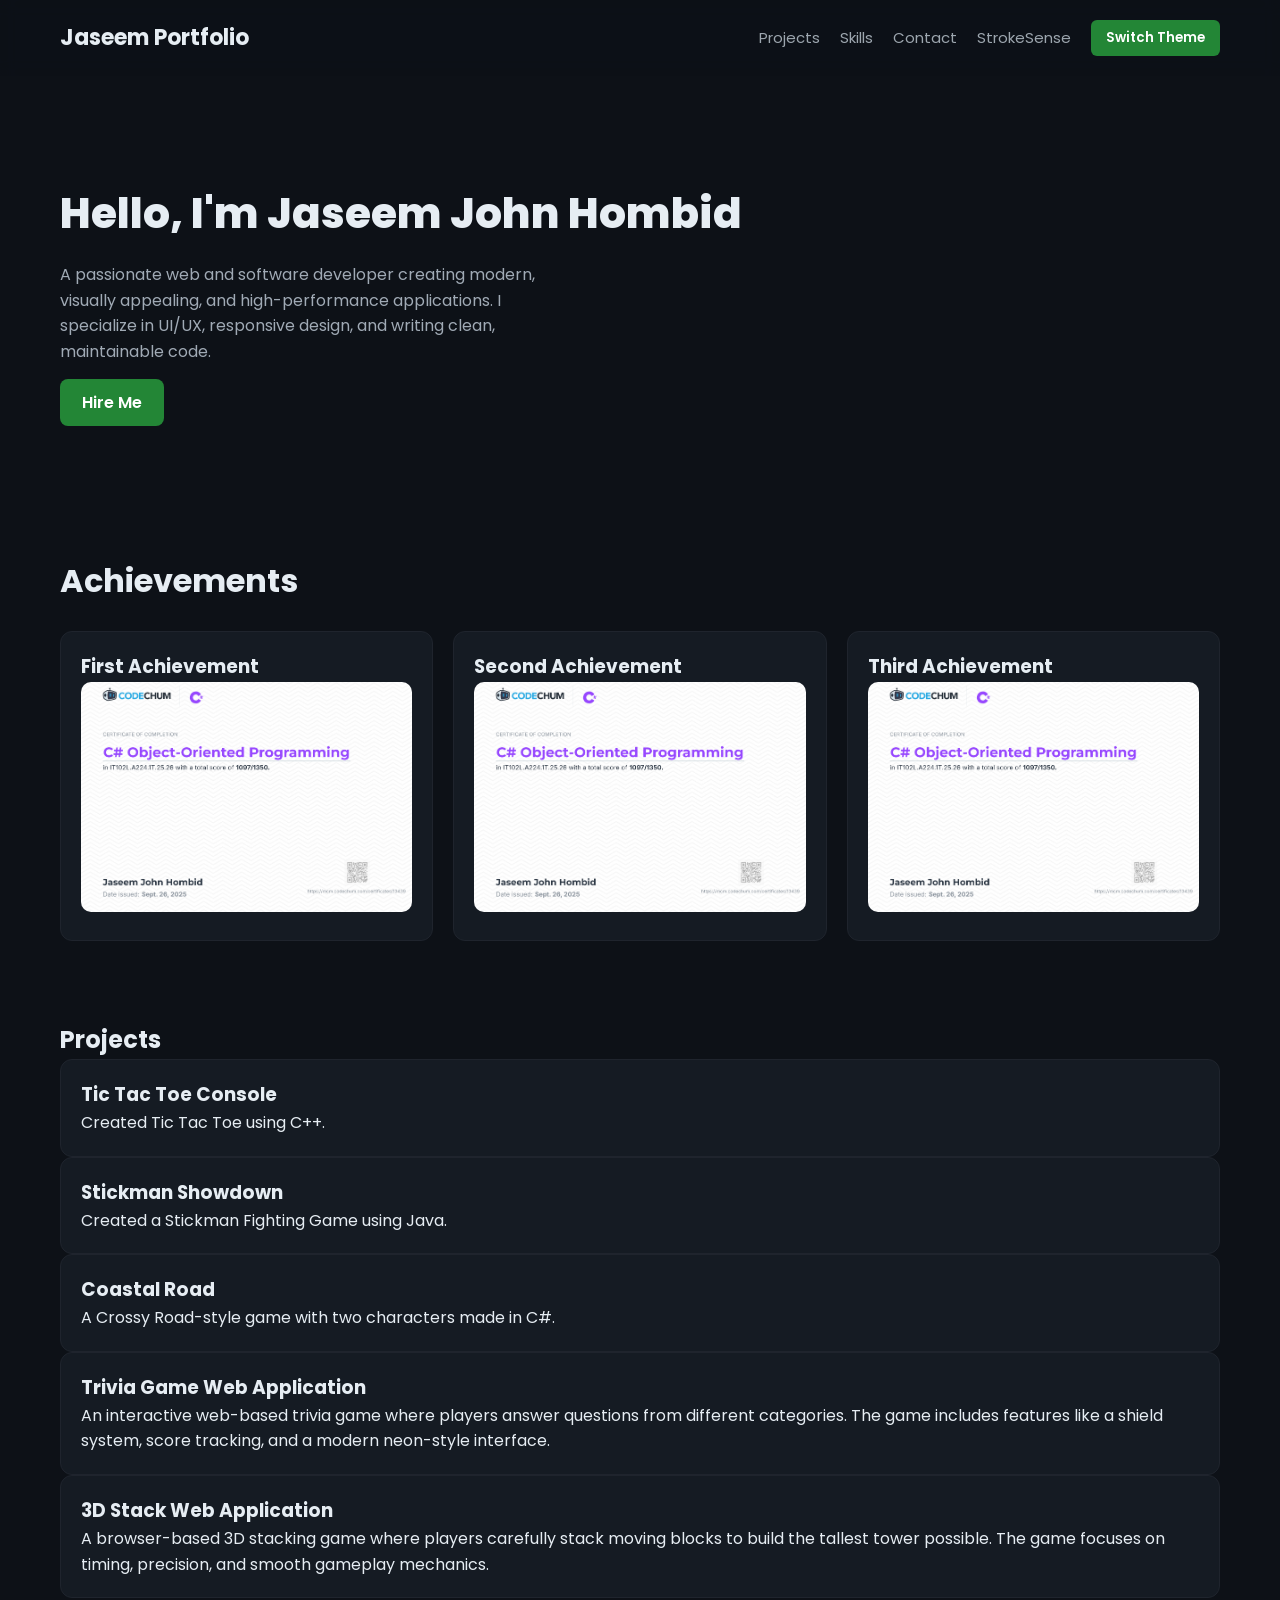
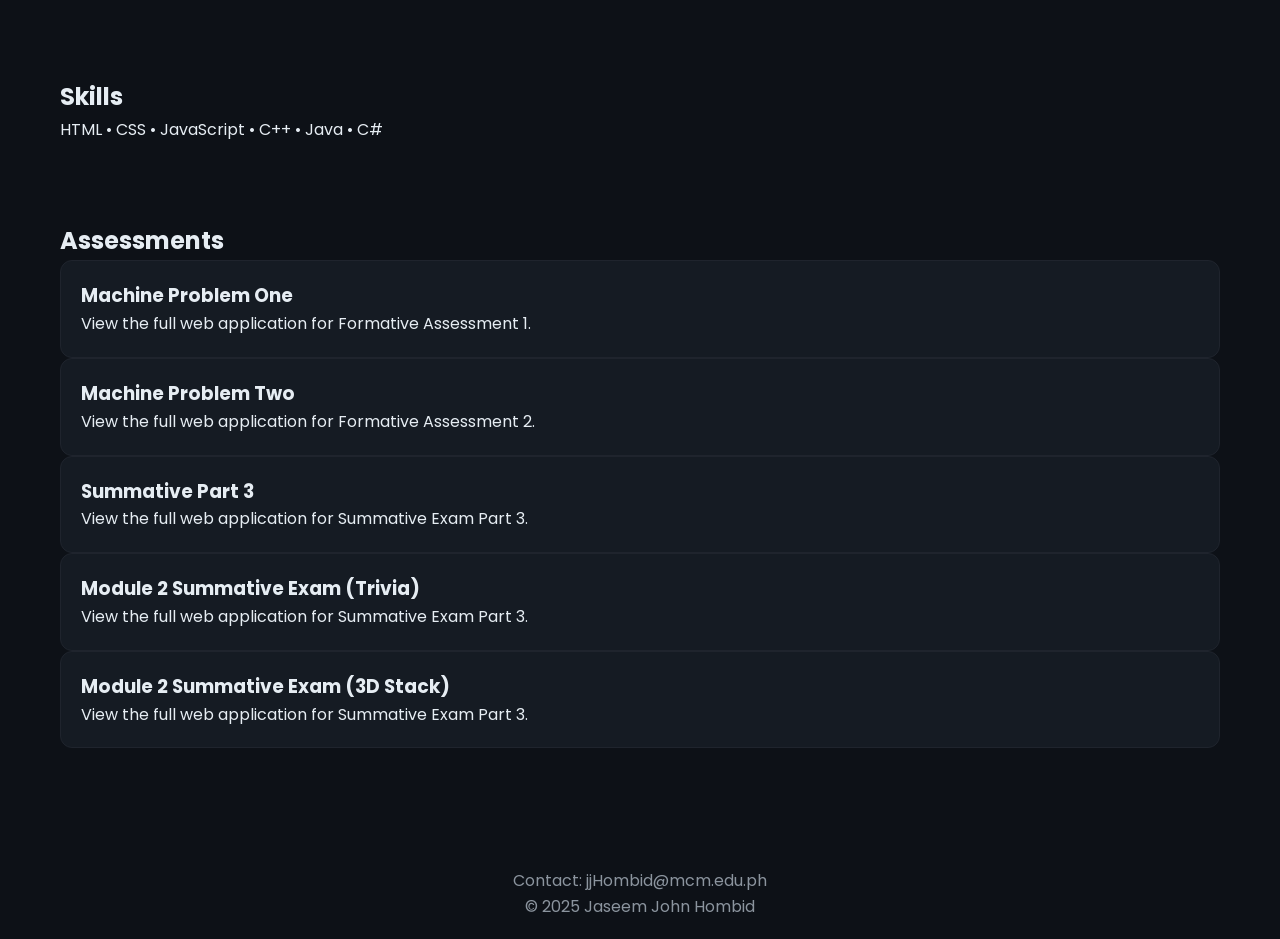
<file: index.html>
<!DOCTYPE html>
<html lang="en">
<head>
    <meta charset="UTF-8" />
    <meta name="viewport" content="width=device-width, initial-scale=1.0" />
    <title>IT103L - Portfolio</title>
    <link href="https://fonts.googleapis.com/css2?family=Poppins:wght@300;400;600;800&display=swap" rel="stylesheet">
    <link rel="stylesheet" href="style.css">
</head>
<body>

    <header>
        <h1>Jaseem Portfolio</h1>

        <nav>
            <a href="#projects">Projects</a>
            <a href="#skills">Skills</a>
            <a href="#contact">Contact</a>
            <a href="https://strokesense.com" target="_blank">StrokeSense</a>
            <button id="themeToggle">Switch Theme</button>
        </nav>
    </header>

    <section class="hero">
        <div class="hero-text">
            <h2>Hello, I'm Jaseem John Hombid</h2>
            <p>
                A passionate web and software developer creating modern, visually appealing, and high-performance applications.
                I specialize in UI/UX, responsive design, and writing clean, maintainable code.
            </p>
            <a href="#contact" class="btn">Hire Me</a>
        </div>
    </section>

    <section id="achievements" class="achievements fade-in">
        <h2>Achievements</h2>

        <div class="achievements-grid">

            <div class="card">
                <h3>First Achievement</h3>
                <img src="Image.png" alt="First Achievement">
            </div>

            <div class="card">
                <h3>Second Achievement</h3>
                <img src="Image.png" alt="Second Achievement">
            </div>

            <div class="card">
                <h3>Third Achievement</h3>
                <img src="Image.png" alt="Third Achievement">
            </div>

        </div>
    </section>

    <section id="projects" class="projects fade-in">
        <h2>Projects</h2>

        <div class="project-grid">
            <div class="card">
                <h3>Tic Tac Toe Console</h3>
                <p>Created Tic Tac Toe using C++.</p>
            </div>

            <div class="card">
                <h3>Stickman Showdown</h3>
                <p>Created a Stickman Fighting Game using Java.</p>
            </div>

            <div class="card">
                <h3>Coastal Road</h3>
                <p>A Crossy Road-style game with two characters made in C#.</p>
            </div>

            <div class="card">
                <h3>Trivia Game Web Application</h3>
                <p>An interactive web-based trivia game where players answer questions from different categories. The game includes features like a shield system, score tracking, and a modern neon-style interface.</p>
            </div>

            <div class="card">
                <h3>3D Stack Web Application</h3>
                <p>A browser-based 3D stacking game where players carefully stack moving blocks to build the tallest tower possible. The game focuses on timing, precision, and smooth gameplay mechanics.</p>
            </div>
        </div>
    </section>

    <section id="skills" class="skills fade-in">
        <h2>Skills</h2>
        <p>HTML • CSS • JavaScript • C++ • Java • C#</p>
    </section>

    <section id="fa" class="projects fade-in">
        <h2>Assessments</h2>

        <div class="project-grid">

            <a href="https://machineproblemone.onrender.com/" class="card" target="_blank">
                <h3>Machine Problem One</h3>
                <p>View the full web application for Formative Assessment 1.</p>
            </a>

            <a href="https://machineproblemtwo.onrender.com/" class="card" target="_blank">
                <h3>Machine Problem Two</h3>
                <p>View the full web application for Formative Assessment 2.</p>
            </a>

            <a href="https://machineproblemtwo.onrender.com/" class="card" target="_blank">
                <h3>Summative Part 3</h3>
                <p>View the full web application for Summative Exam Part 3.</p>
            </a>

            <a href="https://trivia-game-w8fl.onrender.com/" class="card" target="_blank">
                <h3>Module 2 Summative Exam (Trivia)</h3>
                <p>View the full web application for Summative Exam Part 3.</p>
            </a>

            <a href="https://threed-stack.onrender.com/" class="card" target="_blank">
                <h3>Module 2 Summative Exam (3D Stack)</h3>
                <p>View the full web application for Summative Exam Part 3.</p>
            </a>

        </div>
    </section>

    <footer id="contact">
        <p>Contact: jjHombid@mcm.edu.ph</p>
        <p>© 2025 Jaseem John Hombid</p>
    </footer>

    <script src="main.js"></script>

</body>
</html>
</file>
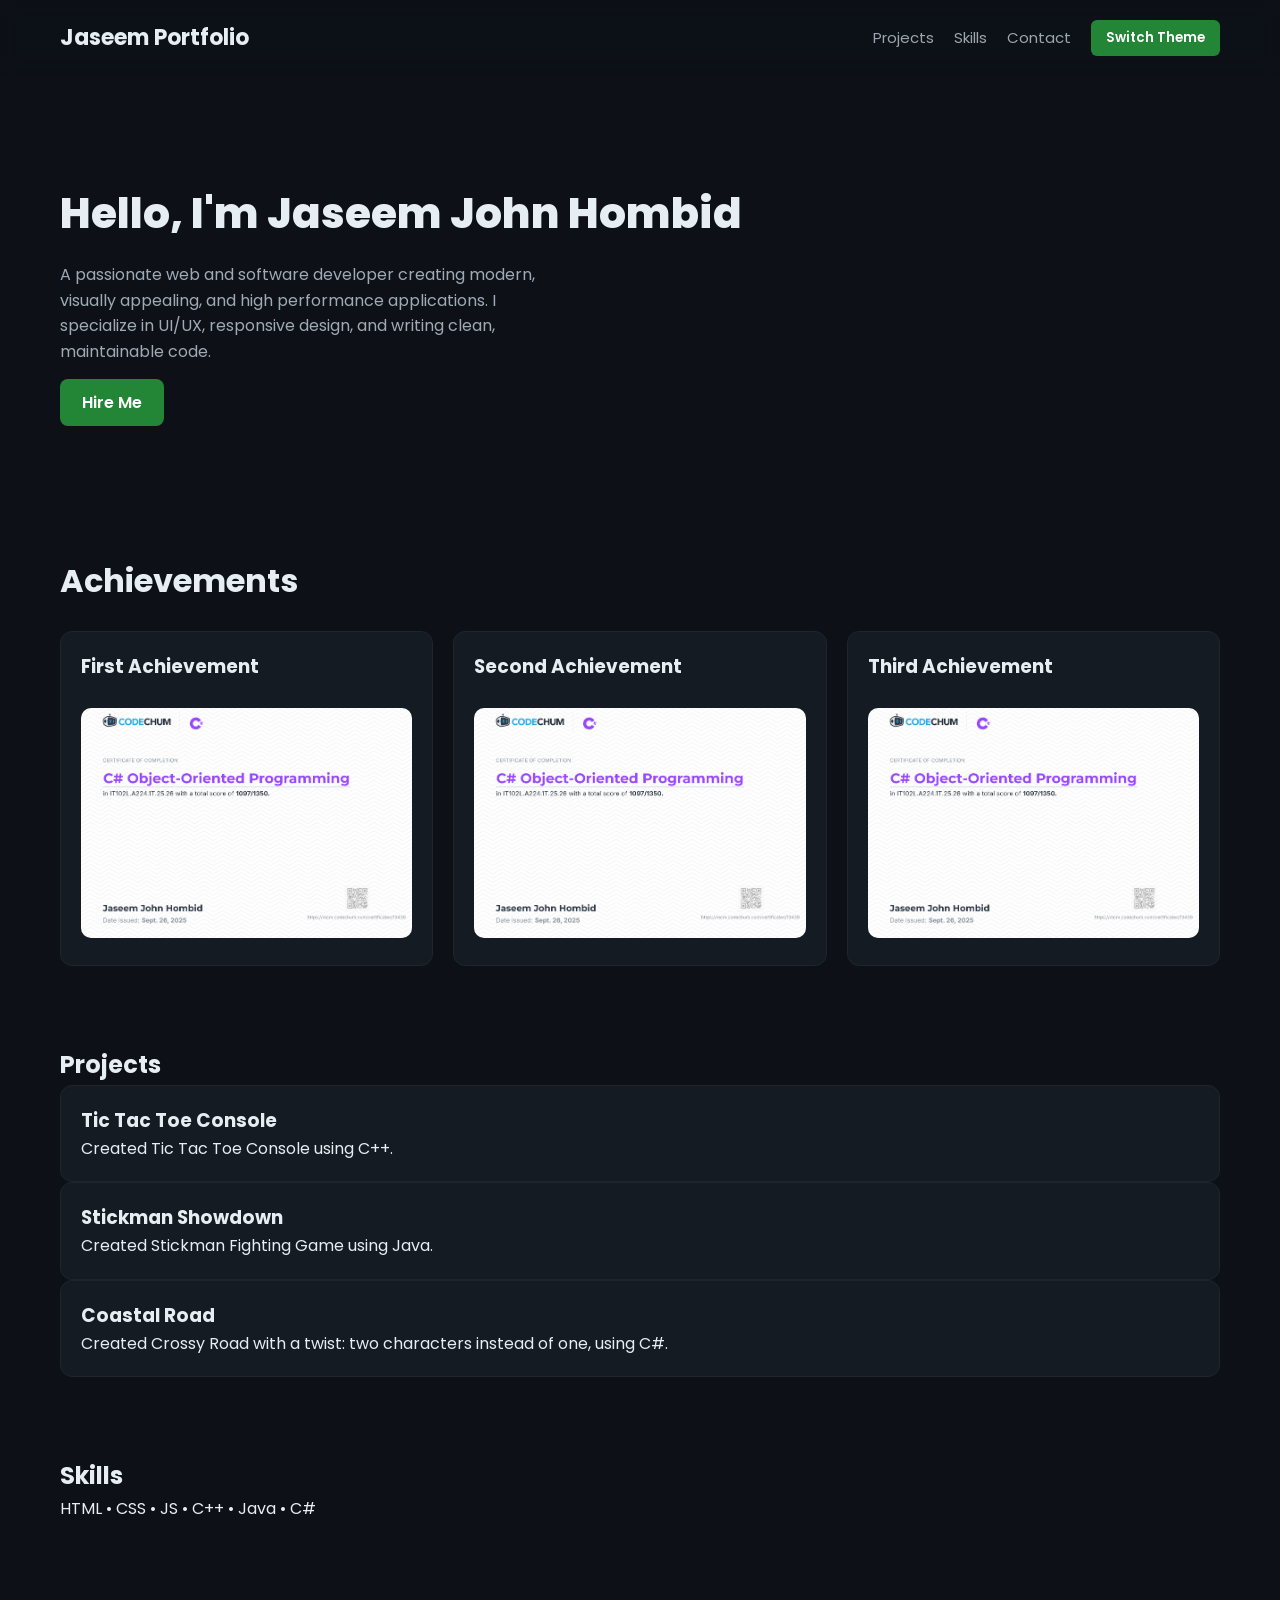
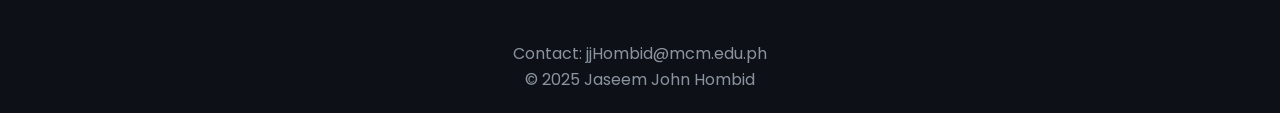
<file: Hombid.html>
<!DOCTYPE html>
<html lang="en">
<head>
    <meta charset="UTF-8" />
    <meta name="viewport" content="width=device-width, initial-scale=1.0" />
    <title>IT103L - FA1</title>
    <link href="https://fonts.googleapis.com/css2?family=Poppins:wght@300;400;600;800&display=swap" rel="stylesheet">
    <link rel="stylesheet" href="style.css">
</head>
<body>

    <header>
        <h1>Jaseem Portfolio</h1>

        <nav>
            <a href="#projects">Projects</a>
            <a href="#skills">Skills</a>
            <a href="#contact">Contact</a>

            <button id="themeToggle">Switch Theme</button>
        </nav>
    </header>

    <section class="hero">
        <div class="hero-text">
            <h2>Hello, I'm Jaseem John Hombid</h2>
            <p>
                A passionate web and software developer creating modern, visually appealing, and high performance applications.  
                I specialize in UI/UX, responsive design, and writing clean, maintainable code.
            </p>
            <a href="#contact" class="btn">Hire Me</a>
        </div>
    </section>

    <section id="achievements" class="achievements">
        <h2>Achievements</h2>

        <div class="achievements-grid">

            <div class="card">
                <h3>First Achievement</h3>
                <br>
                <img src="Image.png" alt="First Achievement">
            </div>

            <div class="card">
                <h3>Second Achievement</h3>
                <br>
                <img src="Image.png" alt="Second Achievement">
            </div>

            <div class="card">
                <h3>Third Achievement</h3>
                <br>
                <img src="Image.png" alt="Third Achievement">
            </div>

        </div>
    </section>

    <section id="projects" class="projects">
        <h2>Projects</h2>

        <div class="project-grid">
            <div class="card">
                <h3>Tic Tac Toe Console</h3>
                <p>Created Tic Tac Toe Console using C++.</p>
            </div>

            <div class="card">
                <h3>Stickman Showdown</h3>
                <p>Created Stickman Fighting Game using Java.</p>
            </div>

            <div class="card">
                <h3>Coastal Road</h3>
                <p>Created Crossy Road with a twist: two characters instead of one, using C#.</p>
            </div>
        </div>  
    </section>

    <section id="skills" class="skills">    
        <h2>Skills</h2>
        <p>HTML • CSS • JS • C++ • Java • C#</p>
    </section>

    <footer id="contact">
        <p>Contact: jjHombid@mcm.edu.ph</p>
        <p>© 2025 Jaseem John Hombid</p>
    </footer>

    <script src="main.js"></script>

</body>
</html>
</file>
<file: style.css>
* {
  margin: 0;
  padding: 0;
  box-sizing: border-box;
  font-family: "Poppins", sans-serif;
}

html {
  scroll-behavior: smooth;
}

body {
  background: #0d1117;
  color: #e6edf3;
  line-height: 1.6;
}

body.light-theme {
  background: #ffffff;
  color: #222;
}

body.light-theme header {
  background: rgba(255, 255, 255, 0.7);
}

body.light-theme .card {
  background: #f2f2f2;
  border-color: #ccc;
}

body.light-theme nav a {
  color: #333;
}

body.light-theme nav a:hover {
  color: #000;
}

header {
  width: 100%;
  padding: 20px 60px;
  display: flex;
  justify-content: space-between;
  align-items: center;
  position: fixed;
  top: 0;
  background: rgba(13, 17, 23, 0.65);
  backdrop-filter: blur(8px);
  z-index: 1000;
}

header h1 {
  font-size: 22px;
  font-weight: 700;
}

nav {
  display: flex;
  align-items: center;
  gap: 20px;
}

nav a {
  color: #9da6af;
  text-decoration: none;
  font-size: 15px;
}

nav a:hover {
  color: #fff;
}

#themeToggle {
  padding: 8px 15px;
  border-radius: 6px;
  border: none;
  cursor: pointer;
  font-weight: 600;
  background: #238636;
  color: white;
  transition: 0.3s;
}

#themeToggle:hover {
  background: #2ea043;
}

.hero {
  padding: 180px 60px 100px;
  display: flex;
  justify-content: space-between;
  align-items: center;
  gap: 40px;
}

.hero-text h2 {
  font-size: 42px;
  font-weight: 800;
}

.hero-text p {
  margin: 15px 0 25px;
  max-width: 500px;
  color: #a0aab5;
}

.btn {
  padding: 12px 22px;
  background: #238636;
  color: white;
  border-radius: 8px;
  text-decoration: none;
  font-weight: 600;
  transition: 0.3s;
}

.btn:hover {
  background: #2ea043;
}

.achievements {
  padding: 40px 60px;
}

.achievements h2 {
  font-size: 32px;
  margin-bottom: 25px;
}

.achievements-grid {
  display: grid;
  grid-template-columns: repeat(auto-fit, minmax(260px, 1fr));
  gap: 20px;
}

.card {
  background: #151b23;
  padding: 20px;
  border-radius: 12px;
  border: 1px solid #1f242d;
  transition: 0.3s;
  display: block;       
  text-decoration: none; 
  color: inherit;        
}

.card:hover {
  transform: translateY(-4px);
  border-color: #30363d;
}

.card h3, .card p {
  color: inherit; 
}

.card img {
  width: 100%;
  height: 230px;
  object-fit: cover;
  border-radius: 10px;
}

.projects,
.skills {
  padding: 40px 60px;
}

footer {
  margin-top: 60px;
  text-align: center;
  padding: 20px;
  color: #8b949e;
}

.fade-in {
  opacity: 0;
  transform: translateY(40px);
  transition: all 0.8s ease;
}

.fade-in.show {
  opacity: 1;
  transform: translateY(0);
}

@media (max-width: 760px) {
  .hero {
    flex-direction: column;
    text-align: center;
  }
}
</file>
